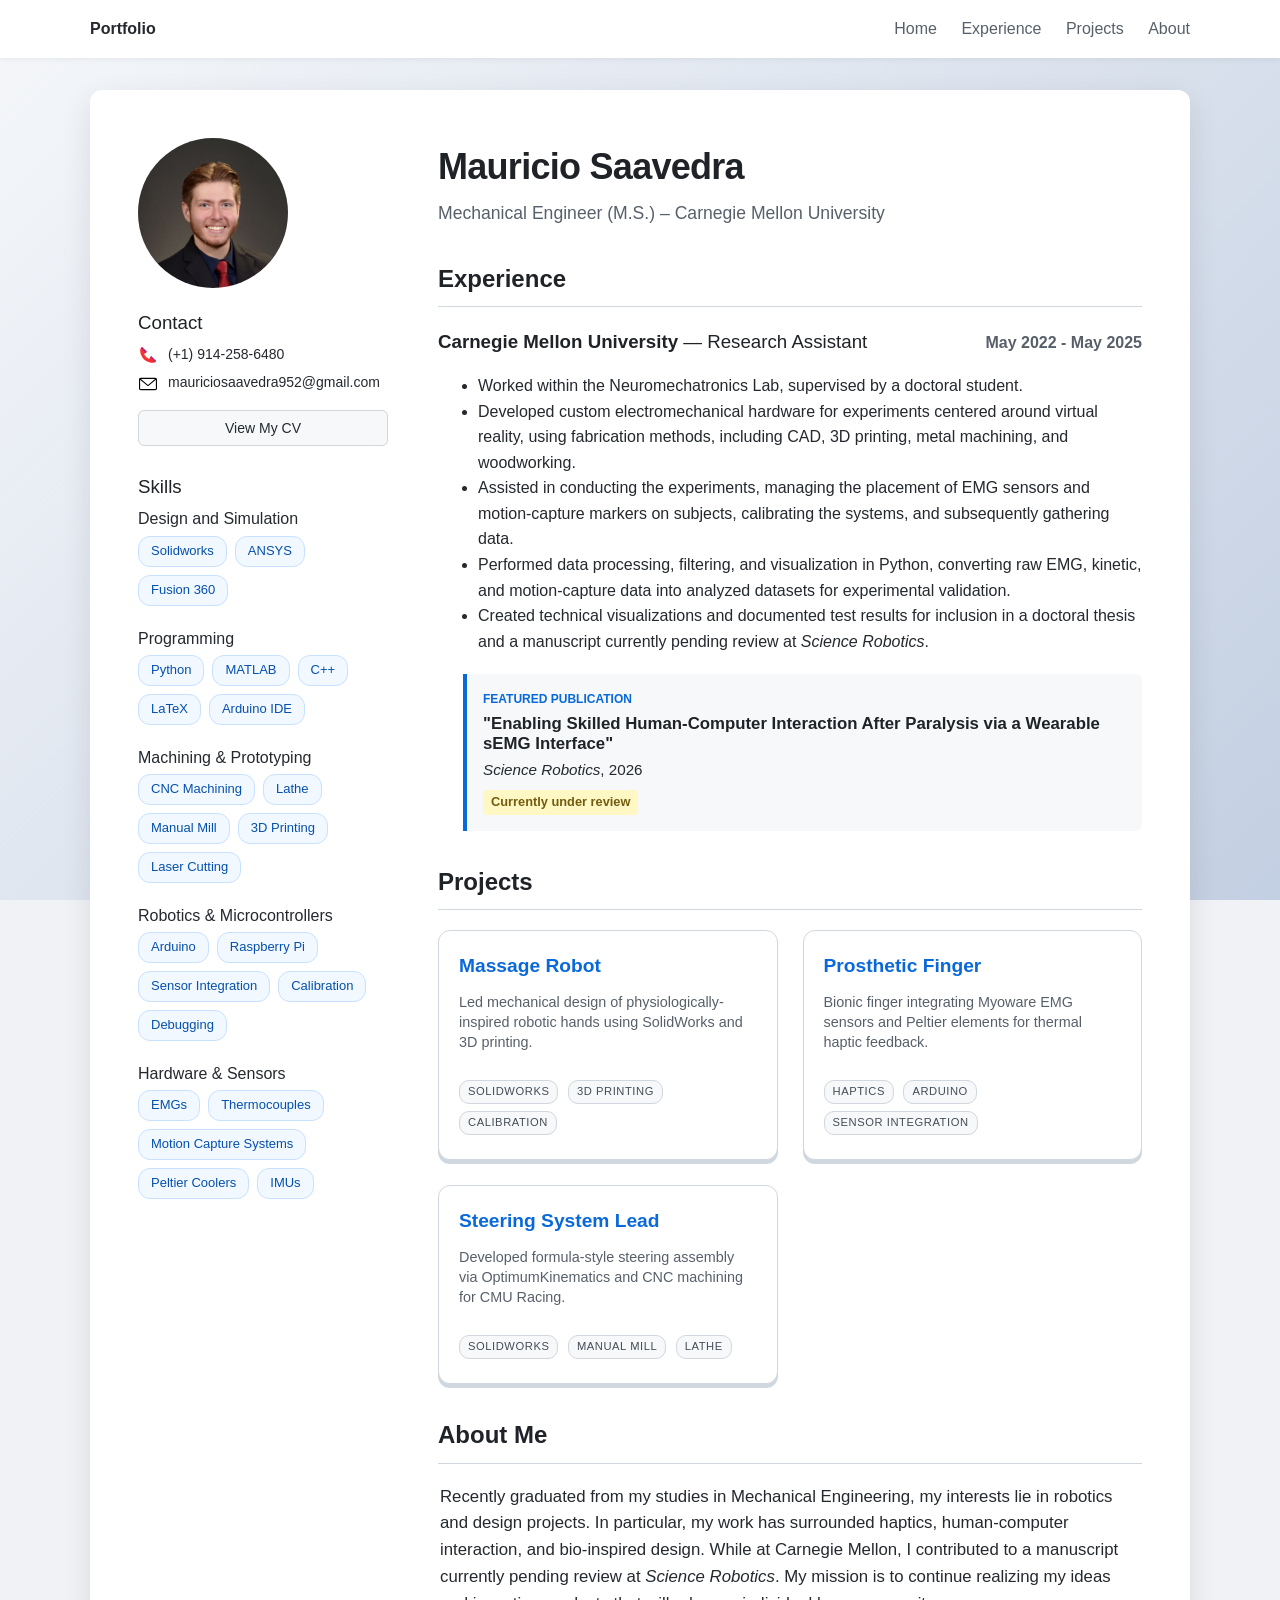
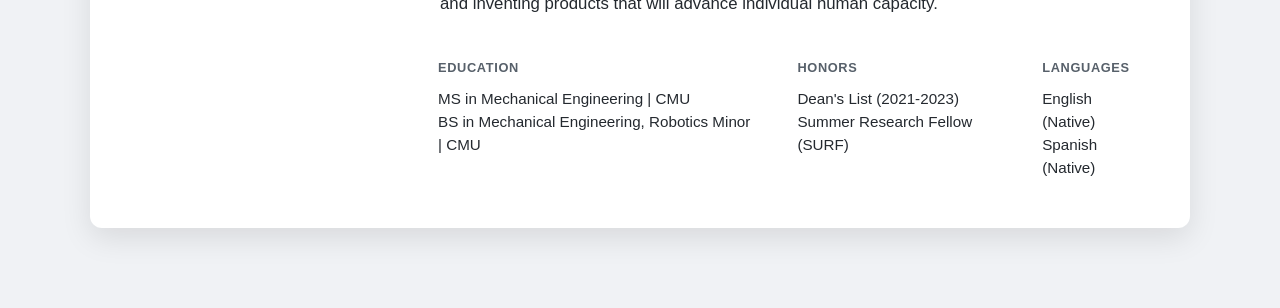
<file: index.html>
<!DOCTYPE html>
<html lang="en">
<head>
    <meta charset="UTF-8">
    <meta name="viewport" content="width=device-width, initial-scale=1.0">
    <title>Mauricio's Portfolio</title>
    <link rel="stylesheet" href="style.css">
</head>
<body id="home">
    
    <nav>
        <div class="nav-container">
            <strong>Portfolio</strong>
            <div class="nav-links">
                <a href="./" onclick="scrollToTop(event)">Home</a>
                <a href="#experience">Experience</a>
                <a href="#projects">Projects</a>
                <a href="#about">About</a>
            </div>
        </div>
    </nav>
    
    <div id="content-wrapper">
        <div class="site-grid">
            <header class="main-profile-header">
                <img src="profile.webp"
                    alt="Mauricio Saavedra"
                    class="main-profile-img"
                    loading="eager" 
                    fetchpriority="high">
                <div class="name-block">
                    <h1>Mauricio Saavedra</h1>
                    <p style="font-size: 1.1rem; color: #57606a;">
                        Mechanical Engineer (M.S.)
                        <span style="white-space: nowrap;"> – Carnegie Mellon University</span>
                    </p>
                </div>
            </header>
            
            <aside>
                <h3>Contact</h3>
                <p class="contact-line">
                    <span class="icon-container">
                        <img src="phone.svg" class="phone-svg" alt="Phone Icon">
                    </span>
                    <a href="tel:+19142586480">(+1) 914-258-6480</a>
                </p>

                <p class="contact-line">
                    <span class="icon-container">
                        <img src="envelope.svg" class="envelope-svg" alt="Envelope Icon">
                    </span>
                    <a href="mailto:mauriciosaavedra952@gmail.com">mauriciosaavedra952@gmail.com</a>
                </p>
                
                <a href="resume.pdf"
                    class="btn"
                    style="margin-top: 15px; display: block; text-align: center;">
                    View My CV
                </a>
                <br>
                <h3>Skills</h3>
                <p>Design and Simulation</p>
                <div class="skills-container">
                    <span class="skill-tag">Solidworks</span>
                    <span class="skill-tag">ANSYS</span>
                    <span class="skill-tag">Fusion 360</span>
                </div>

                <p>Programming</p>
                <div class="skills-container">
                    <span class="skill-tag">Python</span>
                    <span class="skill-tag">MATLAB</span>
                    <span class="skill-tag">C++</span>
                    <span class="skill-tag">LaTeX</span>
                    <span class="skill-tag">Arduino IDE</span>
                </div>
                
                <p>Machining & Prototyping</p>
                <div class="skills-container">
                    <span class="skill-tag">CNC Machining</span>
                    <span class="skill-tag">Lathe</span>
                    <span class="skill-tag">Manual Mill</span>
                    <span class="skill-tag">3D Printing</span>
                    <span class="skill-tag">Laser Cutting</span>
                </div>

                <p>Robotics & Microcontrollers</p>
                <div class="skills-container">
                    <span class="skill-tag">Arduino</span>
                    <span class="skill-tag">Raspberry Pi</span>
                    <span class="skill-tag">Sensor Integration</span>
                    <span class="skill-tag">Calibration</span>
                    <span class="skill-tag">Debugging</span>
                </div>

                <p>Hardware & Sensors</p>
                <div class="skills-container">
                    <span class="skill-tag">EMGs</span>
                    <span class="skill-tag">Thermocouples</span>
                    <span class="skill-tag">Motion Capture Systems</span>
                    <span class="skill-tag">Peltier Coolers</span>
                    <span class="skill-tag">IMUs</span>
                </div>
            </aside>

            <main>
                <section id="experience">    
                    <h2 style="padding-top: 0; margin-top: -3rem;">Experience</h2>
                    <div style="margin-bottom: 10px;" class="header-row">
                        <h3 style="margin: 0;"><strong>Carnegie Mellon University</strong><br class="mobile-only"> — Research Assistant</h3>
                        <span class="date">
                            <span style="white-space: nowrap;">May 2022</span>
                            <span style="white-space: nowrap;"> - May 2025</span>
                        </span>
                    </div>
                    <ul>
                        <li>Worked within the Neuromechatronics Lab, supervised by a doctoral student.
                        </li>
                        <li>Developed custom electromechanical hardware for experiments centered around virtual reality, using fabrication methods, including CAD, 3D printing, metal machining, and woodworking.
                        </li>
                        <li>Assisted in conducting the experiments, managing the placement of EMG sensors and motion-capture markers on subjects, calibrating the systems, and subsequently gathering data.
                        </li>
                        <li>Performed data processing, filtering, and visualization in Python, converting raw EMG, kinetic, and motion-capture data into analyzed datasets for experimental validation.
                        </li>
                        <li>Created technical visualizations and documented test results for inclusion in a doctoral thesis and a manuscript currently pending review at <em>Science Robotics</em>.
                        </li>
                    </ul>
                    <div class="publication-card">
                        <span class="pub-label">Featured Publication</span>
                        <span class="pub-title">"Enabling Skilled Human-Computer Interaction After Paralysis via a Wearable sEMG Interface"</span>
                        <span class="pub-journal"><em>Science Robotics</em>, 2026</span>
                        <span class="status">Currently under review</span>
                    </div>
                </section>
    
                <!-- <h2 id="publications">Publications</h2>
                <div class="publication">
                    <strong>"Enabling Skilled Human-Computer Interaction After Paralysis via a Wearable sEMG Interface"</strong><br>
                    <em>Science Robotics</em>, 2026<br>
                    <p>Currently under review</p>
                    <a href="#">Link to Publication</a>
                </div> -->
    
                <section id="projects">
                    <h2>Projects</h2>
                    <div class="project-grid">
                
                        <a href="404.html" class="project-card">
                            <h3 style="font-weight: 600;">Massage Robot</h3>
                            <p>Led mechanical design of physiologically-inspired robotic hands using SolidWorks and 3D printing.</p>
                            <div class="card-tags">
                                <span class="project-tag">SolidWorks</span>
                                <span class="project-tag">3D Printing</span>
                                <span class="project-tag">Calibration</span>
                            </div>
                        </a>
                
                        <a href="projects/prosthetic-finger.html" class="project-card">
                            <h3 style="font-weight: 600;">Prosthetic Finger</h3>
                            <p>Bionic finger integrating Myoware EMG sensors and Peltier elements for thermal haptic feedback.</p>
                            <div class="card-tags">
                                <span class="project-tag">Haptics</span>
                                <span class="project-tag">Arduino</span>
                                <span class="project-tag">Sensor Integration</span>
                            </div>
                        </a>
                
                        <a href="404.html" class="project-card">
                            <h3 style="font-weight: 600;">Steering System Lead</h3>
                            <p>Developed formula-style steering assembly via OptimumKinematics and CNC machining for CMU Racing.</p>
                            <div class="card-tags">
                                <span class="project-tag">SolidWorks</span>
                                <span class="project-tag">Manual Mill</span>
                                <span class="project-tag">Lathe</span>
                            </div>
                        </a>
                
                    </div>
                </section>

                <section id="about">
                    <h2>About Me</h2>                    
                    <div class="bio-text">
                        <p>Recently graduated from my studies in Mechanical Engineering, my interests lie in robotics and design projects. In particular, my work has surrounded haptics, human-computer interaction, and bio-inspired design. While at Carnegie Mellon, I contributed to a manuscript currently pending review at <em>Science Robotics</em>. My mission is to continue realizing my ideas and inventing products that will advance individual human capacity.
                        </p>
                    </div>
                    <div class="bottom-row">
                        <div class="info-block">
                            <h4 style="color: #57606a; font-size: 0.8rem; text-transform: uppercase;">Education</h4>
                            <p>MS in Mechanical Engineering | CMU<br>BS in Mechanical Engineering, Robotics Minor | CMU</p>
                        </div>
                        <div class="info-block">
                            <h4 style="color: #57606a; font-size: 0.8rem; text-transform: uppercase;">Honors</h4>
                            <p>Dean's List (2021-2023)<br>Summer Research Fellow (SURF)</p>
                        </div>
                        <div class="info-block">
                            <h4 style="color: #57606a; font-size: 0.8rem; text-transform: uppercase;">Languages</h4>
                            <p>English (Native)<br>Spanish (Native)</p>
                        </div>
                    </div>
                </section>
            </main>
    
        </div>
    </div>
    <script>
    function scrollToTop(event) {
        // 1. Prevent the page from reloading or adding # to the URL
        event.preventDefault();
    
        // 2. Smoothly scroll to the absolute top of the window
        window.scrollTo({
            top: 0,
            behavior: 'smooth'
        });
        
        // 3. (Optional) Manually clear any existing hash from the URL bar
        window.history.pushState("", document.title, window.location.pathname);
    }
    </script>
</body>
</html>
</file>
<file: style.css>
html {
    scroll-behavior: smooth;
}

body {
    font-family: -apple-system, BlinkMacSystemFont, "Segoe UI", Helvetica, Arial, sans-serif;
    line-height: 1.6;
    color: #24292f;
    background-color: #f0f2f5; 
    background-image: linear-gradient(135deg, #f5f7fa 0%, #c3cfe2 100%);
    background-attachment: fixed;
    margin: 0;
    display: flex;
    flex-direction: column; /* Stack Nav on top of Content */
    align-items: center;
}

p {
    margin: 0;
}

/* --- DESKTOP --- */
.site-grid {
    display: grid;
    grid-template-columns: 250px 1fr; /* Sidebar | Main Content */
    gap: 0px 50px;
}

.main-profile-header {
    display: contents; /* This 'unwraps' the header for the grid */
}

.main-profile-img {
    grid-column: 1; /* Forces photo into the sidebar column */
    width: 150px;
    height: 150px;
    border-radius: 50%;
    object-fit: cover;
    margin-bottom: 20px;
}

.name-block {
    grid-column: 2; /* Forces name into the main content column */
    align-self: start;
    margin-bottom: 20px;
}

/* .profile-header {
    display: block; 
    margin-bottom: 20px;
} */

.subtitle {
    font-size: 1.1rem;
    color: #57606a;
    margin: 0;
}

#projects, #experience, #about {
    scroll-margin-top: 75px !important;
}

.contact-line {
    display: flex;
    align-items: center; /* Ensures the text and icon are perfectly centered vertically */
    height: 1.5rem;      /* Forces both lines to be the exact same height */
}

.phone-svg {
    width: 18px; 
    height: auto;
}

.envelope-svg {
    width: 18px; 
    height: auto;
    margin-top: 0.2rem;
}

.icon-container {
    display: flex;
    justify-content: center; /* Centers the SVG horizontally inside the box */
    align-items: center;     /* Centers the SVG vertically inside the box */
    width: 20px;             /* This is the "Anchor Width" that keeps text aligned */
    margin-right: 10px;      /* The fixed gap before the text starts */
    flex-shrink: 0;          /* Prevents the box from squishing on small screens */
}

.contact-line a {
    font-size: 14px;
    text-decoration: none;
    color: inherit;         /* Keeps your link color looking natural */
}

.icon {
    display: inline-block;
    width: 20px;          /* Forces both icons to take up the exact same width */
    margin-right: 10px;   /* This replaces &nbsp; and is identical for both */
    font-size: 16px;      /* Keeps the phone icon at default size */
    text-align: center;
    vertical-align: middle;
}

/* Specific fix for the envelope icon */
.envelope {
    font-size: 20px;      /* Your preferred size for the envelope */
    position: relative;
    top: 1px;             /* MANUALLY nudge the envelope down */
}

#about p {
    max-width: 700px; /* Limits line length for better reading ergonomics */
    margin-left: auto;
    margin-right: auto;
    text-align: left;
}

/* --- NAVIGATION BAR --- */
nav {
    width: 100%;
    background: white;
    padding: 1rem 0;
    box-shadow: 0 2px 5px rgba(0,0,0,0.05);
    position: sticky; /* Stays at top when you scroll */
    top: 0;
    z-index: 1000;
    display: flex;
    justify-content: center;
    margin-bottom: 2rem;
}

.nav-container {
    width: 95%;
    max-width: 1100px;
    display: flex;
    justify-content: space-between;
    align-items: center;
}

.nav-links a {
    text-decoration: none;
    color: #57606a;
    margin-left: 20px;
    font-weight: 500;
}

.nav-links a:hover {
    color: #0969da;
}

/* --- MAIN LAYOUT --- */
#content-wrapper {
    background-color: white;
    width: 95%;
    max-width: 1100px;
    min-height: 80vh;
    padding: 3rem;
    box-shadow: 0 10px 30px rgba(0,0,0,0.1);
    border-radius: 12px;
    margin-bottom: 5rem; /* Space at the very bottom */
    box-sizing: border-box; 
}

.header-row {
    display: flex;
    gap: 1.25rem;
    justify-content: space-between;
    align-items: baseline;
    /* border-bottom: 1px solid #d0d7de; */
    margin-top: 20px;
    margin-bottom: 0;
}

/* Container for the tags */
.skills-container {
    display: flex;
    flex-wrap: wrap;
    gap: 8px;
    margin-bottom: 20px;
}

/* Individual skill tag */
.skill-tag {
    background-color: #f1f8ff; /* Light blue tech vibe */
    color: #0550ae;
    padding: 4px 12px;
    border-radius: 12px;
    font-size: 13px;
    font-weight: 500;
    border: 1px solid #c8e1ff;
}

/* --- HEADINGS --- */
h1, h2, h3 {
    margin-top: 0;
    color: #1f2328; /* Slightly darker than body text for contrast */
}

h1 {
    font-size: 2.25rem;
    font-weight: 600;
    letter-spacing: -0.02em; /* Tighter letters look more modern */
    margin-bottom: 0; /* Removes the gap below your name */
}

h2 {
    font-size: 1.5rem;
    border-bottom: 1px solid #d0d7de; /* Adds a line under sections like 'Experience' */
    padding-bottom: 8px;
    margin-top: 2rem;
}

h3 {
    font-weight: 400; /* This changes the whole heading to a regular/normal weight */
}

/* Remove the bottom space from the Contact header */
aside h3 {
    margin-bottom: 5px; 
}

.name-block p {
    margin-top: 4px; /* Tiny gap between name and occupation */
    color: #57606a;   /* Optional: makes the occupation look like a subtle sub-header */
    margin-bottom: 0;
}

/* Remove the top space from paragraphs in the sidebar */
aside p {
    margin-top: 0;
    margin-bottom: 4px; /* Control the spacing between the lines themselves */
}

/* --- LINKS --- */
a {
    color: #0969da; /* The classic GitHub blue */
    text-decoration: none; /* Removes the underline */
}

a:hover {
    text-decoration: underline; /* Shows underline only when you hover over it */
}

/* Button styles that we can use on any page */
/* .btn {
    text-decoration: none; 
    border: 1px solid #0969da; 
    padding: 10px 20px; 
    border-radius: 5px;
    color: #0969da;
    display: inline-block;
}

.btn:hover {
    background-color: #0969da;
    color: white;
} */

.btn {
    display: inline-block;
    background-color: #f6f8fa;
    border: 1px solid #d0d7de;
    padding: 6px 16px;
    font-size: 14px;
    font-weight: 500;
    border-radius: 6px;
    color: #24292f;
    transition: 0.2s; /* Makes the hover effect smooth */
}

.btn:hover {
    background-color: #0969da;
    color: white;
    border-color: #0969da;
    text-decoration: none;
}

/* .header-row h3 {
    margin-bottom: 5px;
} */

.date {
    font-weight: bold;
    color: #57606a;
    text-align: right;
}

/* .publication {
    background-color: #f6f8fa;
    padding: 15px;
    border-left: 4px solid #0969da;
    margin: 20px 0;
    border-radius: 0 6px 6px 0;
} */

.publication-card {
    background-color: #f6f8fa;
    border-left: 4px solid #0969da;
    padding: 16px;
    margin: 20px 0 20px 25px;
    border-radius: 0 6px 6px 0;
    align-items: right;
}

/* Forces each of these to be its own line */
.pub-label, 
.pub-title, 
.pub-journal, 
.status {
    display: block;
}

.pub-label {
    font-size: 0.75rem;
    text-transform: uppercase;
    color: #0969da;
    font-weight: 700;
    margin-bottom: 4px;
}

.pub-title {
    font-size: 1.05rem;
    font-weight: 600;
    line-height: 1.2;
    color: #1f2328;
    margin-bottom: 4px;
}

.pub-journal {
    font-size: 0.95rem;
    color: #24292f;
    margin-bottom: 2px;
}

/* .status {
    font-size: 0.85rem;
    color: #57606a;
    font-style: italic;
} */

.status {
    display: inline-block !important; /* Changed from block so the yellow doesn't stretch across the whole page */
    font-size: 0.8rem;
    color: #735c0f;              /* Darker gold text */
    background-color: #fff8c5;   /* Light yellow background */
    padding: 2px 8px;            /* Adds space inside the box */
    border-radius: 4px;          /* Rounds the corners of the box */
    font-weight: 600;
    font-style: normal;          /* Optional: normal font often looks cleaner in a badge than italics */
    margin-top: 6px;             /* Adds a little gap above the yellow box */
}

/* Container for the projects grid */
.project-grid {
    display: grid;
    grid-template-columns: repeat(auto-fit, minmax(280px, 1fr));
    gap: 25px;
    margin-top: 20px;
}

/* The 3D Card Button */
.project-card {
    background-color: #ffffff;
    border: 1px solid #d0d7de;
    border-radius: 12px;
    padding: 20px;
    text-decoration: none !important;
    color: inherit;
    display: flex;
    flex-direction: column;
    justify-content: space-between;
    min-height: 120px;
    
    /* 3D "Raised" Effect */
    box-shadow: 0 4px 0 #d0d7de; 
    transition: all 0.1s ease;
    position: relative;
    top: 0;
}

/* Hover: Slightly lift */
.project-card:hover {
    border-color: #0969da;
    box-shadow: 0 6px 0 #0969da;
    top: -2px;
}

.project-card:hover h3 {
    text-decoration: underline;
}

/* Click: "Push" the button down */
.project-card:active {
    box-shadow: 0 0px 0 #0969da;
    top: 4px;
}

.project-card h3 {
    margin: 0 0 10px 0;
    color: #0969da;
    font-size: 1.2rem;
}

.project-card p {
    font-size: 0.9rem;
    line-height: 1.4;
    color: #57606a;
    margin-bottom: 15px;
    text-decoration: none;
    display: block;
}

.project-tag {
    font-size: 0.7rem;
    background: #f6f8fa;
    padding: 2px 8px;
    border-radius: 10px;
    border: 1px solid #d0d7de;
    color: #444d56;
    margin-right: 5px;
    margin-bottom: 4px;
    text-decoration: none;
    display: inline-block;
    text-transform: uppercase;
    letter-spacing: 0.05em;

    /* font-size: 0.7rem;
    padding: 2px 6px;
    border-radius: 4px;
    background: #f0f3f6;
    color: #444d56;
    border: 1px solid #e1e4e8;
    margin-right: 4px;
    margin-bottom: 4px;
    display: inline-block;
    text-transform: uppercase;
    letter-spacing: 0.05em; */
}

.card-tags {
    margin-top: auto;
    padding-top: 10px;
}

/* Styling for the About Section Bio */
.bio-text {
    max-width: 800px; /* Limits width for better readability */
    line-height: 1.6;  /* Adds breathing room between lines of text */
    color: #24292f;   /* A deep professional gray/black */
    margin-bottom: 20px;
}

.bio-text p {
    margin-bottom: 20px; /* Space between the three paragraphs */
    font-size: 1.05rem;
}

/* The Bottom Row Container */
.bottom-row {
    display: flex;
    justify-content: flex-start; /* Aligns columns to the left */
    gap: 40px;                   /* Space between the columns */
    padding-top: 20px;
}

/* Individual Columns (Education, Honors, etc.) */
.info-block {
    flex: 0 1 auto; /* Columns only take as much space as they need */
}

.info-block h4 {
    margin: 0 0 10px 0;
    font-size: 0.85rem;
    color: #57606a;   /* Subtle gray for the headers */
    text-transform: uppercase;
    letter-spacing: 0.05em;
}

.info-block p {
    margin: 0;
    font-size: 0.95rem;
    line-height: 1.5;
    color: #24292f;
}

.mobile-only {
    display: none;
}

@media (max-width: 1070px) {
    .mobile-only {
        display: none;
    }

    .header-row {
        flex-direction: column;
        align-items: flex-start;
        gap: 0.25rem;
    }
}

@media (max-width: 860px) {
    .mobile-only {
        display: block;
    }
}

/* --- MOBILE RESPONSIVENESS --- */
@media (max-width: 768px) {

    html {
        font-size: clamp(12px, 3vw, 16px); 
    }

    h1 {
        font-size: 1.8rem !important;
    }

    .name-block {
        margin-top: 0.625rem !important;
        margin-bottom: 0.625rem !important;
    }
    
    .name-block p {
        font-size: 1rem !important;
        margin-bottom: 0 !important;
    }
    
    .site-grid {
        display: flex;
        flex-direction: column; 
    }

    .main-profile-header {
        display: flex; 
        flex-direction: row;
        align-items: center;
        width: 100%;
        gap: 1.25rem;        /* 20px / 16 */
        margin-bottom: 0; 
    }

    .main-profile-img {
        width: 6.25rem;         /* 80px / 16 */
        height: 6.25rem;        /* 80px / 16 */
        margin-right: 1.25rem;
        margin-bottom: 0;
    }

    #content-wrapper {
        width: auto;
        margin-left: 0.9375rem;  /* 15px / 16 */
        margin-right: 0.9375rem; /* 15px / 16 */
        box-sizing: border-box; 
    }

    .nav-container {
        width: 100%;
        padding: 0 0.9375rem;    /* 15px / 16 */
        box-sizing: border-box;
    }

    .nav-links {
        font-size: 1.2rem !important;
    }

    .skills-container:last-of-type {
        margin-bottom: 0 !important;
    }

    .btn {
        font-size: 1rem !important; 
    }
    
    main section {
        margin-top: 2.5rem !important; /* 40px / 16 */
        display: block;
    }

    main h2:first-of-type {
        margin-top: 0 !important;
        padding-top: 0 !important;
    }

    .date {
        font-size: 1rem;
        text-align: left;
    }

    .mobile-only {
        display: none;
    }

    .header-row {
        flex-direction: column; /* Stacks the title and date on top of each other */
        align-items: flex-start; /* Ensures both lines start at the left edge */
        gap: 0.25rem;               /* Adds a tiny space between the two lines */
    }

    .bottom-row {
        display: flex;
        flex-direction: column;
        gap: 20px;       /* 30px / 16 */
        padding-top: 10px;
    }

    .bio-text {
        max-width: 100%; 
        text-indent: 1.25rem; /* 20px / 16 */
    }

    aside h3 {
        padding-top: 1.25rem; /* 20px / 16 */
    }

    info-block h4 {
        margin-bottom: 7px;
    }
}

@media (max-width: 600px) {
    .mobile-only {
        display: block;
    }

    info-block h4 {
        margin-bottom: 4px;
    }

    /* .envelope-svg {
        margin-top: 0.25rem;
    } */
}
</file>
